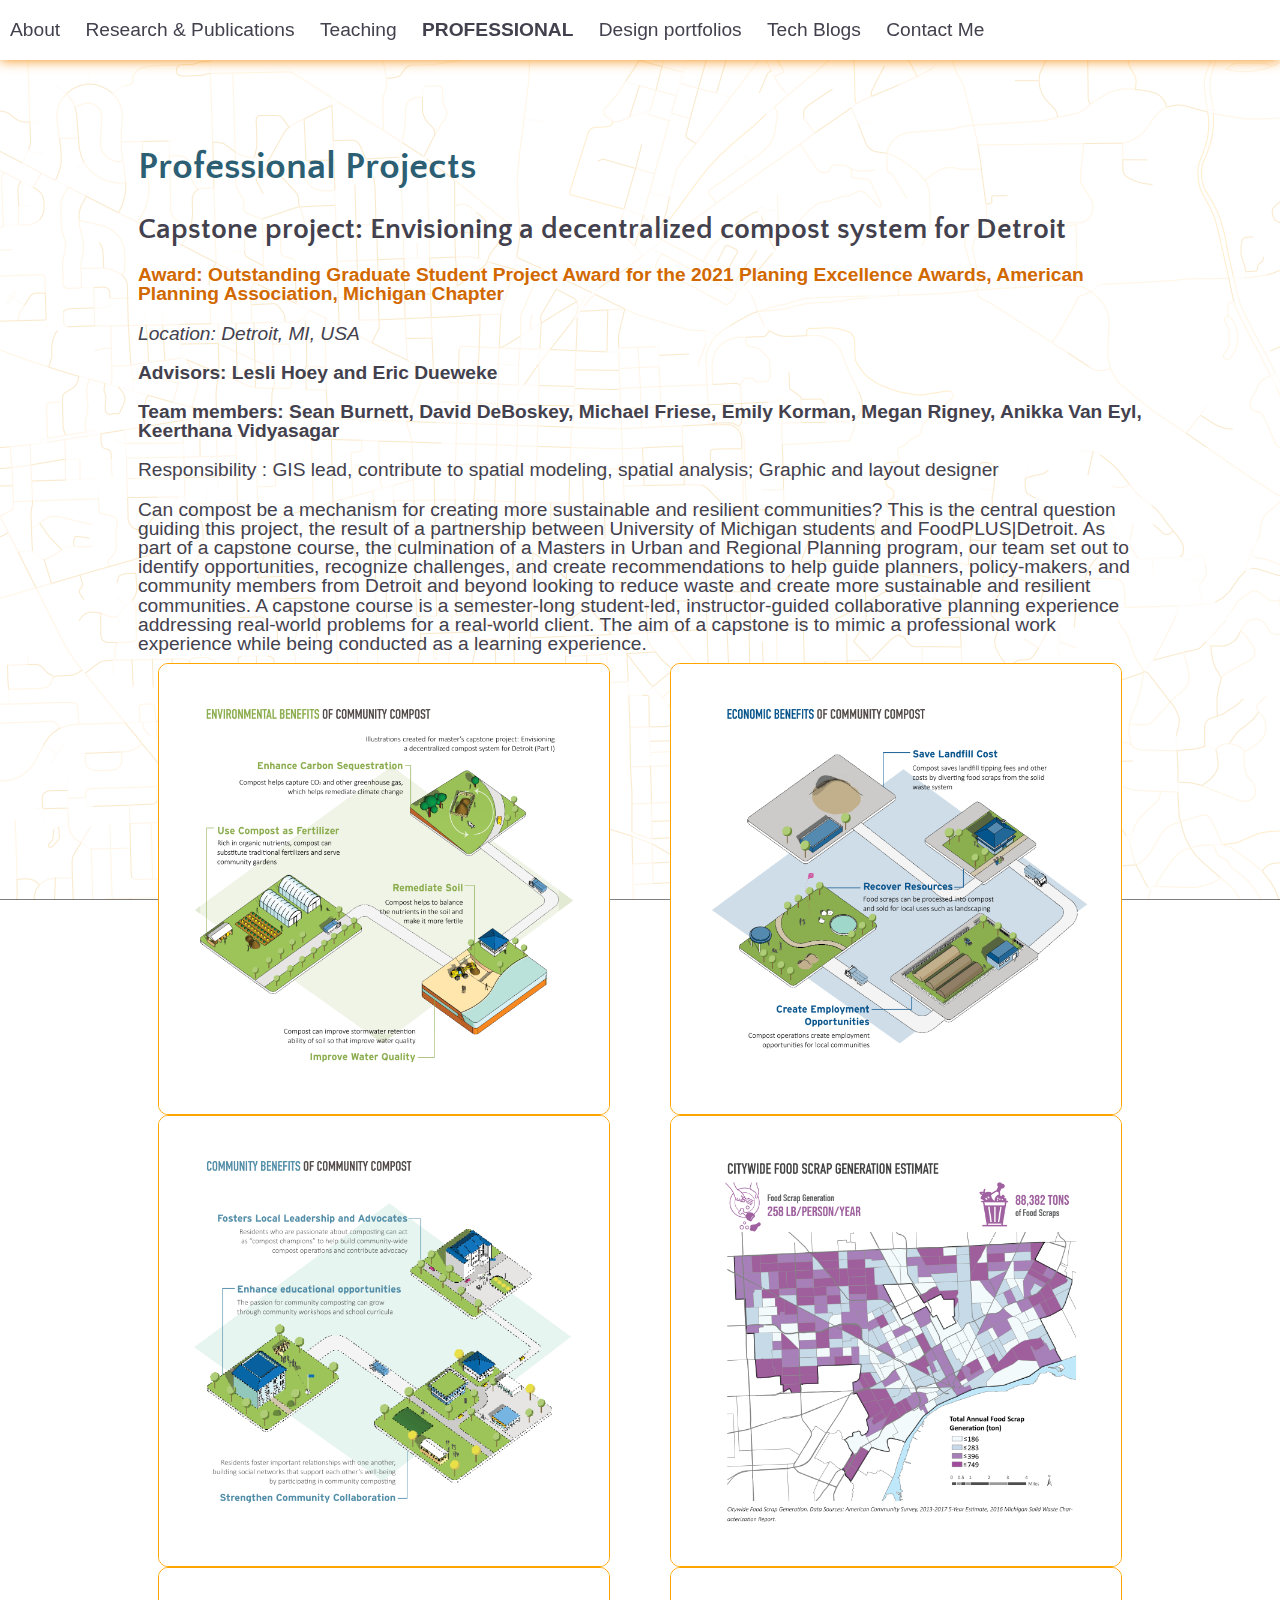
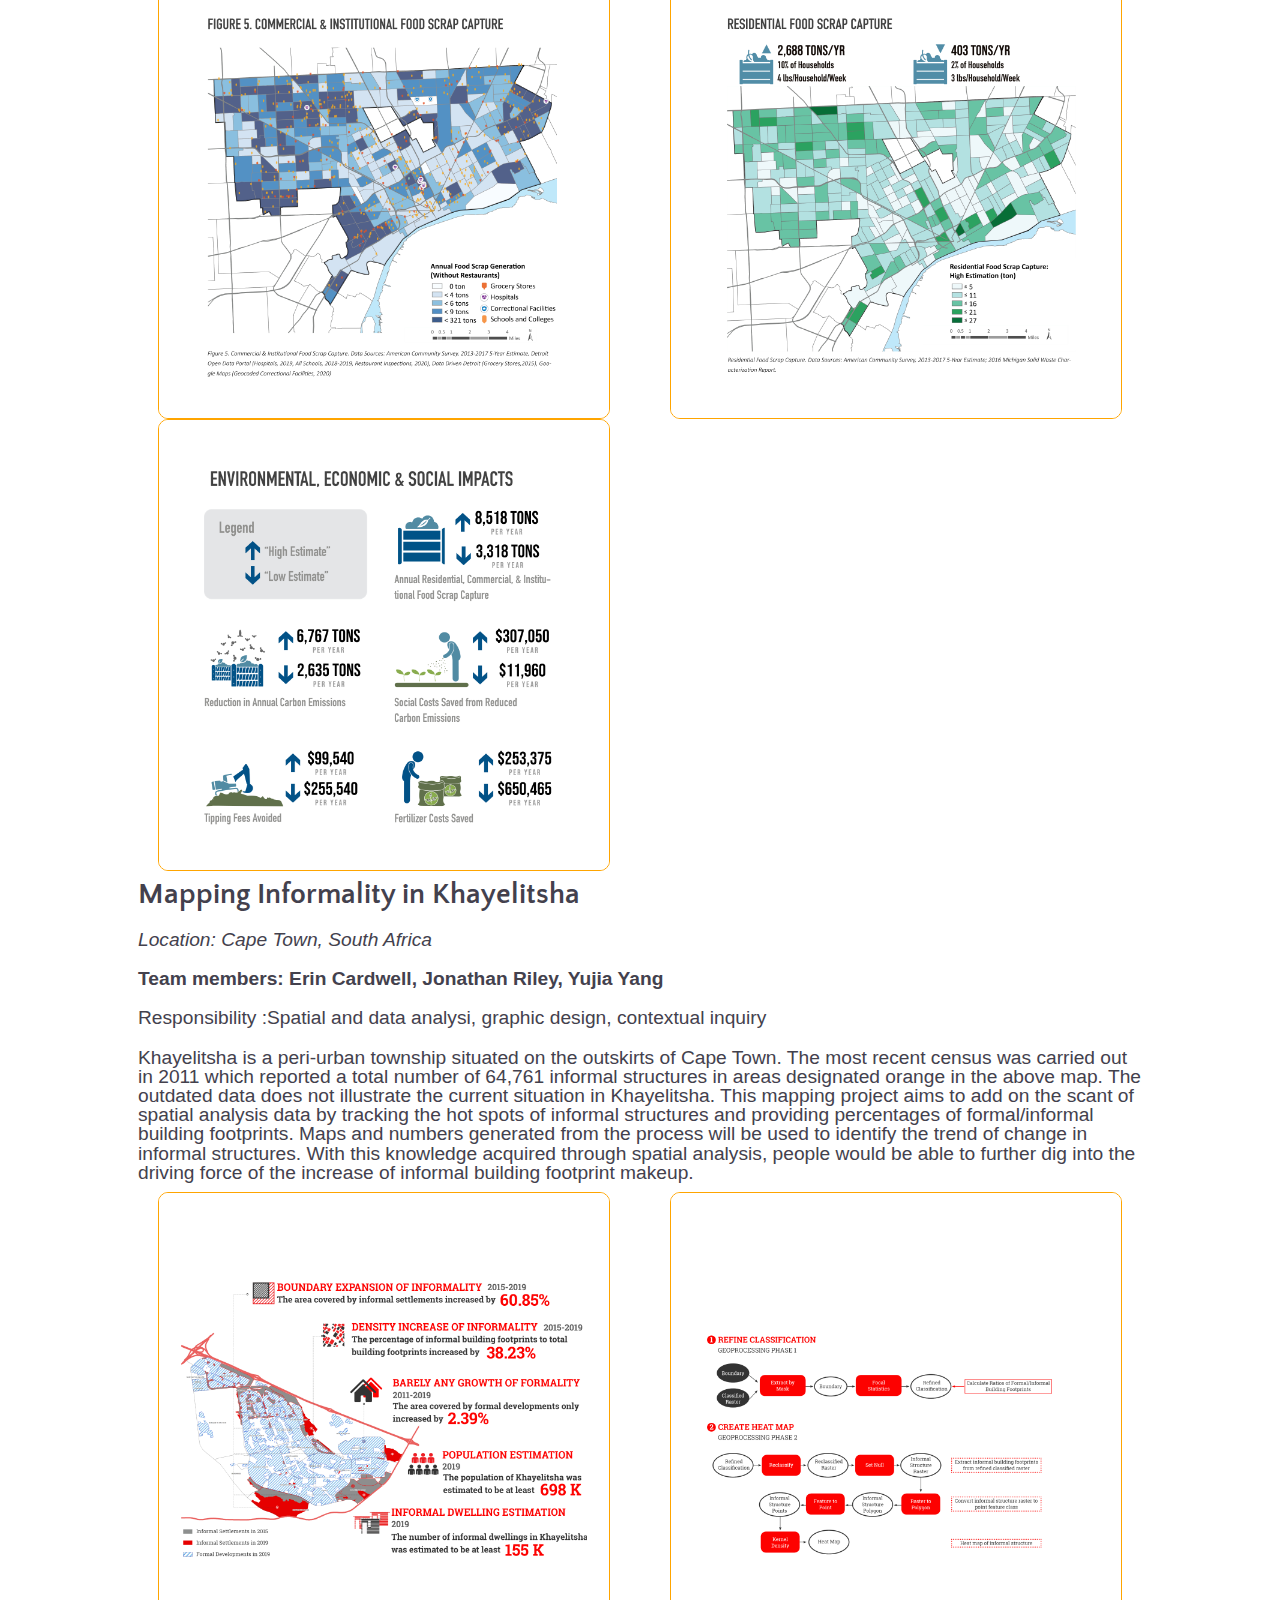
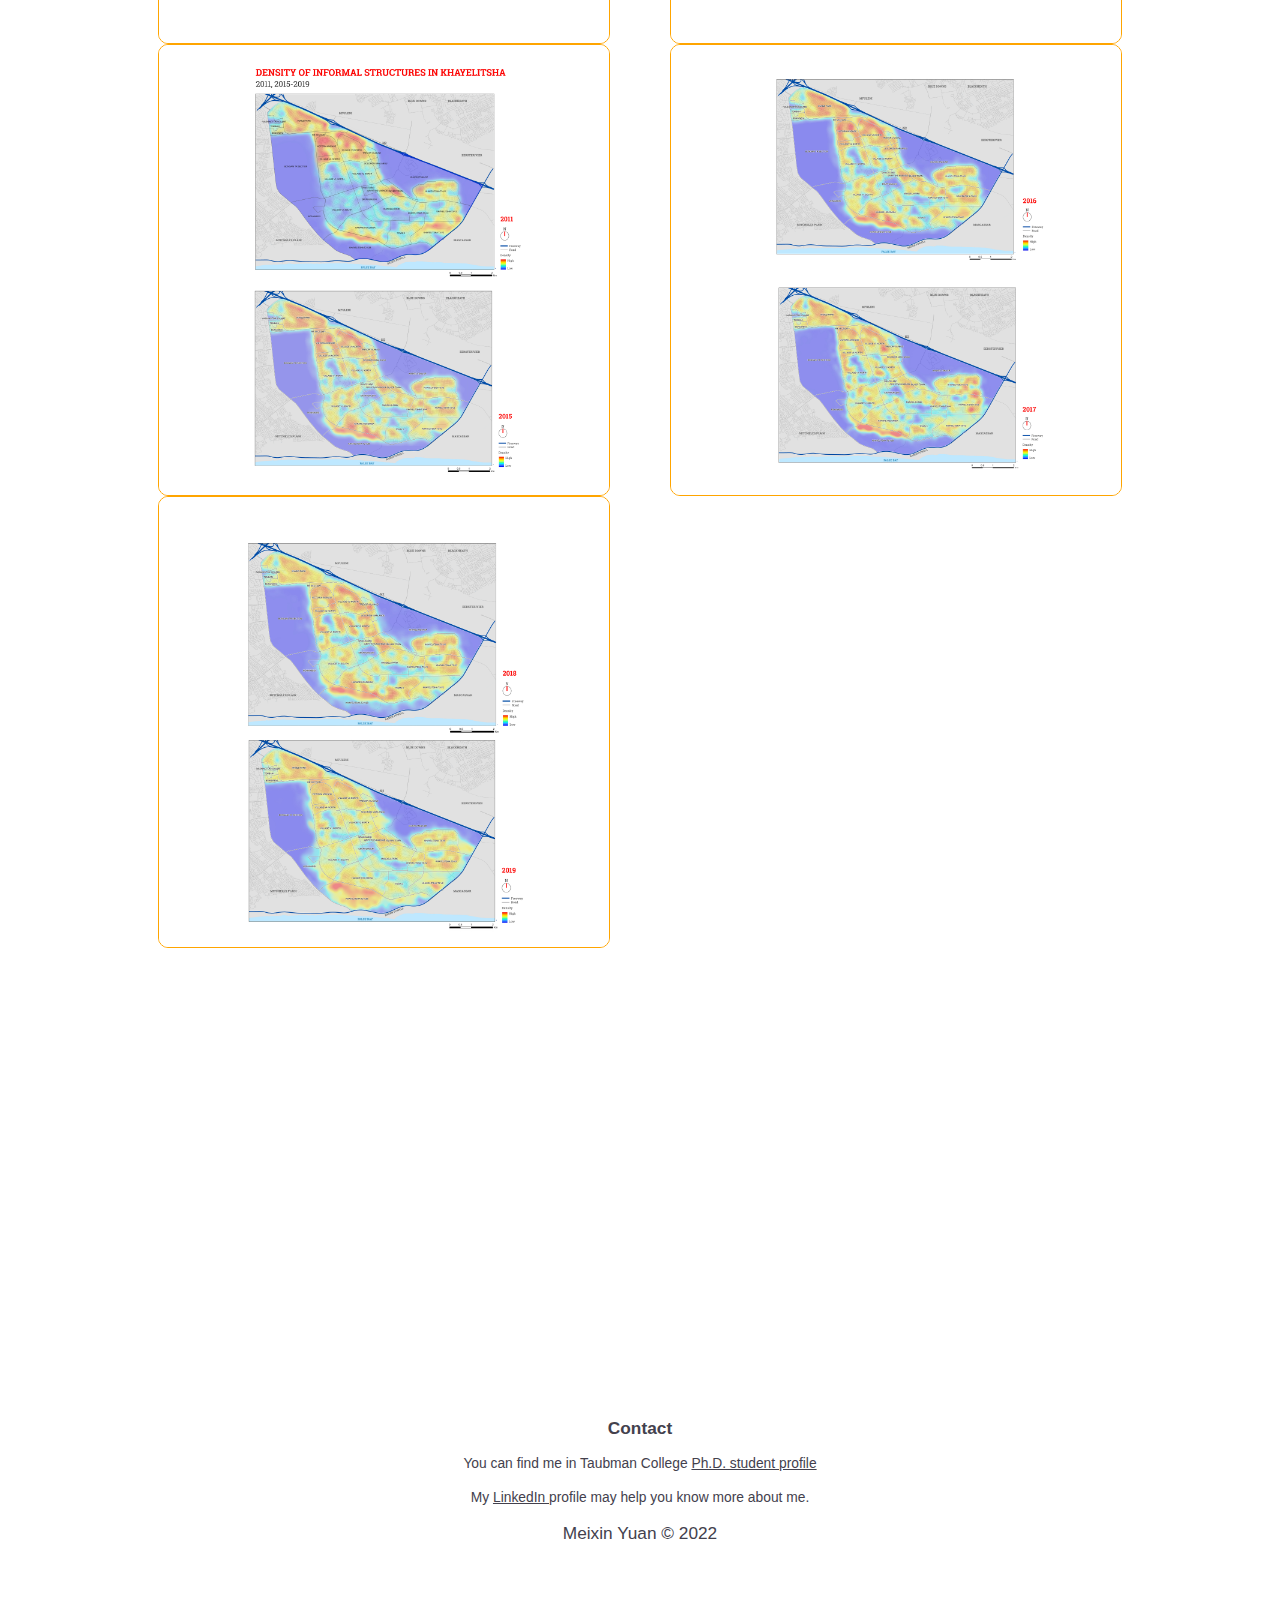
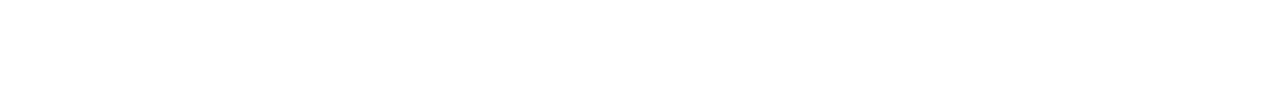
<file: professional.html>
﻿<!DOCTYPE html>
<html lang="en">
<head>
	<meta charset="UTF-8">
	<meta name="viewport" content="width=device-width, initial-scale=1.0">
	<link rel="icon" href="images/favicon.ico">
	<link rel="stylesheet" href="css/html5reset.css">
	<link rel="stylesheet" href="css/style.css">
	<link href="https://fonts.googleapis.com/css2?family=Quattrocento+Sans&display=swap" rel="stylesheet">

	<title>Professional Projects</title>
</head>
<body>
	<a class="skip" href="#skip">Skip to Main Content</a>
	<header>
		<nav>
			<ul>
				<li><a href="index.html" id="navlink">About</a></li>
				<li><a href="research.html"> Research & Publications </a></li>
				<li><a href="teaching.html">Teaching</a></li>
				<li class="active"><a href="professional.html">Professional</a></li>
				<li><a href="portfolios.html">Design portfolios</a></li>
				<li><a href="techblogs.html">Tech Blogs</a></li>
				<li><a href="contact.html">Contact Me</a></li>
			</ul>
		</nav>

		<h1>Professional Projects</h1>
	</header>


	<main id="skip">
		<div class="profproj">
			<h2>
				Capstone project: Envisioning a decentralized compost system for Detroit
			</h2>
			<p id="award">
				Award: Outstanding Graduate Student Project Award for the 2021 Planing Excellence Awards,
				American Planning Association, Michigan Chapter
			</p>
			<p class="location">
				<strong>Location</strong>: Detroit, MI, USA
			</p>
			<p class="team">
				<strong>Advisors</strong>: Lesli  Hoey  and Eric Dueweke
			</p>
			<p class="team">
				<strong>
					Team members:
				</strong>
				Sean Burnett, David DeBoskey, Michael Friese, Emily Korman, Megan Rigney, Anikka Van Eyl, Keerthana Vidyasagar
			</p>
			<p class="responsibility">
				<strong>Responsibility </strong>: GIS lead, contribute to spatial modeling, spatial analysis; Graphic and layout designer
			</p>
			<p>
				Can compost be a mechanism for creating more sustainable and resilient communities?
				This is the central question guiding this project, the result of a partnership between University of Michigan
				students and FoodPLUS|Detroit. As part of a capstone course, the culmination of a Masters in Urban and Regional
				Planning program, our team set out to identify opportunities, recognize challenges, and create recommendations
				to help guide planners, policy-makers, and community members from Detroit and beyond looking to reduce waste
				and create more sustainable and resilient communities.  A capstone course is a semester-long student-led,
				instructor-guided collaborative planning experience addressing real-world problems for a real-world client.
				The aim of a capstone is to mimic a professional work experience while being conducted as a learning experience.
			</p>
			<div class="prof_img">

				<img class="proj_img" src="images/compost01.jpg" alt="This illustrates environmental benefits of community compost. These benefits include: enhance
				  carbon sequstration, use compost as fertilizer, remidiate soil, and improve water quality" width="200">
				<img class="proj_img" src="images/compost02.jpg" alt="This illustrates Economic benefits of community compost. These benefits include: save landfill cost,
				 recover resources, and create job opportunities." width="200">
				<img class="proj_img" src="images/compost03.jpg" alt="This illustrates the community benefits of community compost, which include fostering local leadership
				 and advocacies, enhancing educational opportunities, and strenthening community collaboration" width="200">
				<img class="proj_img" src="images/compost04.jpg" alt="This is a map of Detroit food scrap generation estimation at the census block groups level. In citywide,
				 we estinate 88382 tons of food scrap is generated every year." width="200">
				<img class="proj_img" src="images/compost05.jpg" alt="This is a map of Detroit which presents the commercial and instutional food scrap capture estimation
				 at the census block level. " width="200">
				<img class="proj_img" src="images/compost06.jpg" alt="This is a map of Detroit's residential food scrap capture estimate at the census block level, with the
				 high estimate of 2688 tons of food scrap collection per year and low estimate of 403 tons per year." width="200">
				<img class="proj_img" src="images/compost07.jpg" alt="This image illustrates the environmental, economic & social impacts of compost in Detroit." width="200">

			</div>
		</div>

		<div class="profproj">
			<h2>
				Mapping Informality in Khayelitsha
			</h2>
			<p class="location">
				<strong>Location</strong>: Cape Town, South Africa
			</p>

			<p class="team">
				<strong>Team members:</strong>
				Erin Cardwell, Jonathan Riley, Yujia Yang
			</p>
			<p class="responsibility">
				<strong>Responsibility </strong>:Spatial and data analysi, graphic design, contextual inquiry
			</p>
			<p>
				Khayelitsha is a peri-urban township situated on the outskirts of Cape Town. The most recent census was carried out in 2011 which reported a total number of 64,761‬ informal
				structures in areas designated orange in the above map. The outdated data does not illustrate the current situation in Khayelitsha. This mapping project aims to add on the
				scant of spatial analysis data by tracking the hot spots of informal structures and providing percentages of formal/informal building footprints. Maps and numbers generated
				from the process will be used to identify the trend of change in informal structures.
				With this knowledge acquired through spatial analysis, people would be able to further dig into the driving force of the increase of informal building footprint makeup.
			</p>

			<div class="prof_img">

				<img class="proj_img" src="images/informal01.jpg" alt="This image present the key findings of this project. Between 2015-19, the area of informal settlements in
				 Khayelitsha increased by 60.85%." width="200">
				<img class="proj_img" src="images/informal02.jpg" alt="This image explains the analysis methods which include refine classification and create heat map." width="200">
				<img class="proj_img" src="images/informal03.jpg" alt="This image shows the heatmap of informal structures in Khayelitsha in 2011 and 2015" width="200">
				<img class="proj_img" src="images/informal04.jpg" alt="This image shows the heatmap of informal structures in Khayelitsha in 2016 and 2017" width="200">
				<img class="proj_img" src="images/informal05.jpg" alt="This image shows the heatmap of informal structures in Khayelitsha in 2018 and 2019" width="200">
			</div>
		</div>

	</main>

	<footer>
		<div class="contact">
			<p class="head"> Contact </p>
			<p class="content">
				You can find me in
				Taubman College <a href="https://taubmancollege.umich.edu/phd-students/meixin-yuan">
					Ph.D. student profile
				</a>
			</p>
			<p class="content">
				My <a href="https://www.linkedin.com/in/meixin-mei-yuan/">LinkedIn </a> profile may help you know more about me.
			</p>
		</div>
		<p>Meixin Yuan &copy; 2022</p>
	</footer>
</body>

</html>
</file>
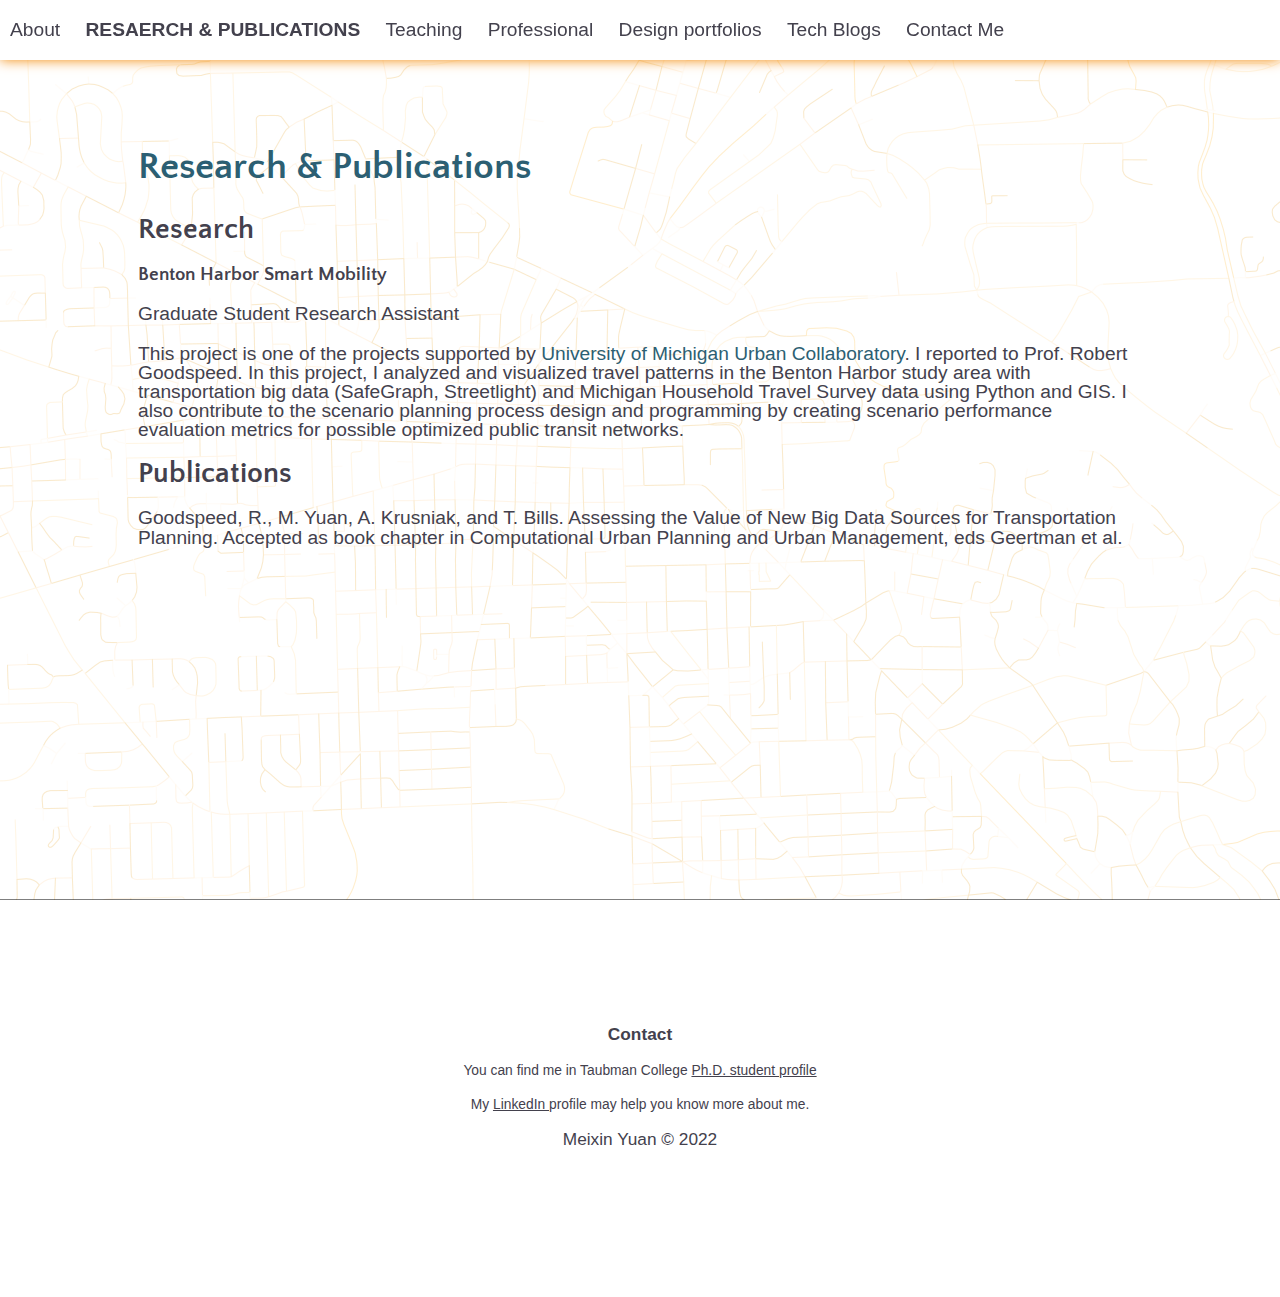
<file: research.html>
﻿<!DOCTYPE html>
<html lang="en">
<head>
	<meta charset="UTF-8">
	<meta name="viewport" content="width=device-width, initial-scale=1.0">
	<link rel="icon" href="images/favicon.ico">
	<link rel="stylesheet" href="css/html5reset.css">
	<link rel="stylesheet" href="css/style.css">
	<link href="https://fonts.googleapis.com/css2?family=Quattrocento+Sans&display=swap" rel="stylesheet">

	<title>Research</title>
</head>
<body id="rch_bg">
	<a class="skip" href="#skip">Skip to Main Content</a>
	<header>
		<nav>
			<ul>
				<li><a href="index.html" id="navlink">About</a></li>
				<li class="active"><a href="research.html"> Resaerch & Publications </a></li>
				<li><a href="teaching.html">Teaching</a></li>
				<li><a href="professional.html">Professional</a></li>
				<li><a href="portfolios.html">Design portfolios</a></li>
				<li><a href="techblogs.html">Tech Blogs</a></li>
				<li><a href="contact.html">Contact Me</a></li>
			</ul>
		</nav>


		<h1>Research & Publications</h1>
	</header>

	<main id="skip">
		<div class="research_proj">
			<h2> Research</h2>
			<h3> Benton Harbor Smart Mobility</h3>
			<p id="position"> Graduate Student Research Assistant </p>

			<p id="desc">
				This project is one of the projects supported by <a href="https://www.urbanlab.umich.edu/">University of Michigan Urban Collaboratory</a>.
				I reported to Prof. Robert Goodspeed. In this project, I analyzed and visualized travel patterns in the Benton Harbor study area with transportation big data (SafeGraph, Streetlight) and Michigan Household Travel Survey data using Python and GIS.
				I also contribute to the scenario planning process design and programming by creating scenario performance evaluation metrics for possible optimized public transit networks.
			</p>

		</div>

		<h2>Publications</h2>
		<div class="papers">
			<p>
				Goodspeed, R., M. Yuan, A. Krusniak, and T. Bills. Assessing the Value of New Big Data Sources
				for Transportation Planning. Accepted as book chapter in Computational Urban Planning and Urban
				Management, eds Geertman et al.
			</p>
		</div>
	</main>

	<footer>
		<div class="contact">
			<p class="head"> Contact </p>
			<p class="content">
				You can find me in
				Taubman College <a href="https://taubmancollege.umich.edu/phd-students/meixin-yuan">
					Ph.D. student profile
				</a>
			</p>
			<p class="content">
				My <a href="https://www.linkedin.com/in/meixin-mei-yuan/">LinkedIn </a> profile may help you know more about me.
			</p>
		</div>
		<p>Meixin Yuan &copy; 2022</p>
	</footer>
</body>

</html>
</file>
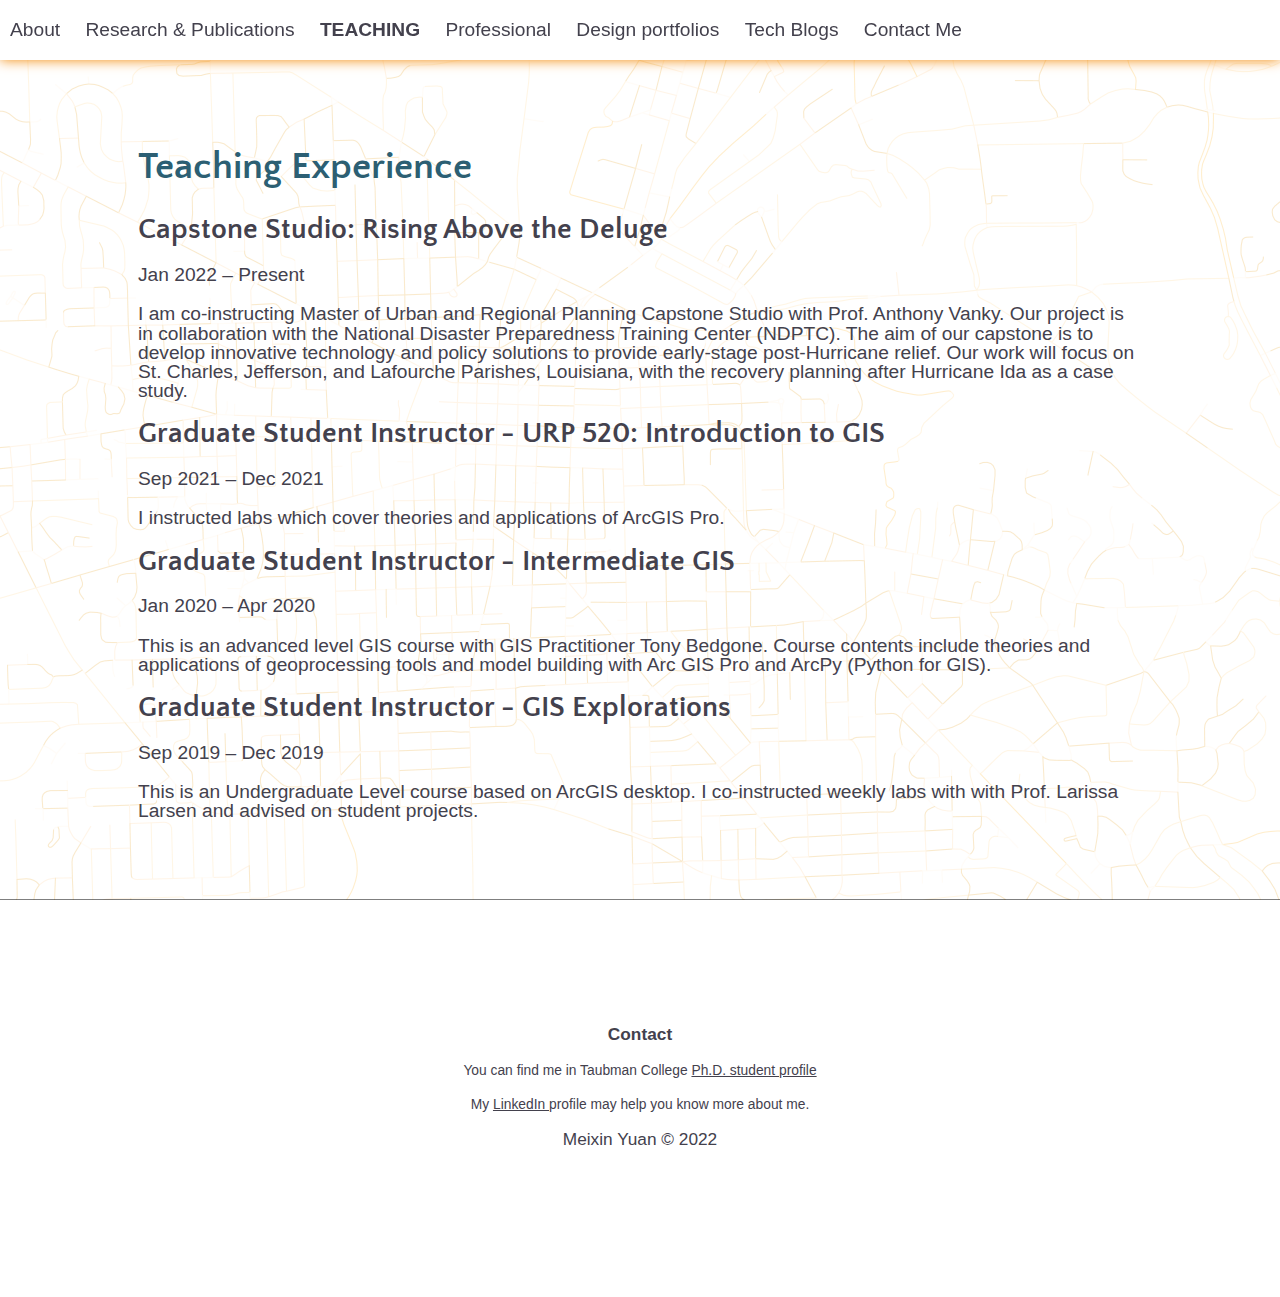
<file: teaching.html>
﻿<!DOCTYPE html>
<html lang="en">
<head>
	<meta charset="UTF-8">
	<meta name="viewport" content="width=device-width, initial-scale=1.0">
	<link rel="icon" href="images/favicon.ico">
	<link rel="stylesheet" href="css/html5reset.css">
	<link rel="stylesheet" href="css/style.css">
	<link href="https://fonts.googleapis.com/css2?family=Quattrocento+Sans&display=swap" rel="stylesheet">
	<title>Teaching</title>
</head>
<body id="tch_bg">
	<a class="skip" href="#skip">Skip to Main Content</a>
	<header>
		<nav>
			<ul>
				<li><a href="index.html" id="navlink">About</a></li>
				<li><a href="research.html"> Research & Publications </a></li>
				<li class="active"><a href="teaching.html">Teaching</a></li>
				<li><a href="professional.html">Professional</a></li>
				<li><a href="portfolios.html">Design portfolios</a></li>
				<li><a href="techblogs.html">Tech Blogs</a></li>
				<li><a href="contact.html">Contact Me</a></li>
			</ul>
		</nav>

		<h1>Teaching Experience</h1>
	</header>
	<main id="skip">
		<div class="teaching">
			<h2> Capstone Studio: Rising Above the Deluge</h2>
			<p>
				Jan 2022 – Present
			</p>
			<p>
				I am co-instructing Master of Urban and Regional Planning Capstone Studio with Prof. Anthony Vanky.
				Our project is in collaboration with the National Disaster Preparedness Training Center (NDPTC).
				The aim of our capstone is to develop innovative technology and policy solutions to provide early-stage post-Hurricane relief.
				Our work will focus on St. Charles, Jefferson, and Lafourche Parishes, Louisiana, with the recovery planning after Hurricane Ida as a case study.
			</p>
		</div>
		<div class="teaching">
			<h2> Graduate Student Instructor - URP 520: Introduction to GIS</h2>
			<p>
				Sep 2021 – Dec 2021 <span></span>
			</p>
			<p>
				I instructed labs which cover theories and applications of ArcGIS Pro.
			</p>
		</div>
		<div class="teaching">
			<h2>
				Graduate Student Instructor - Intermediate GIS
			</h2>
			<p>
				Jan 2020 – Apr 2020
			</p>
			<p>
				This is an advanced level GIS course with GIS Practitioner Tony Bedgone. Course contents include theories and applications of geoprocessing tools and model building with Arc GIS Pro and ArcPy (Python for GIS).
			</p>
		</div>
		<div class="teaching">
			<h2> Graduate Student Instructor - GIS Explorations </h2>
			<p>
				Sep 2019 – Dec 2019 <span></span>
			</p>
			<p>
				This is an Undergraduate Level course based on ArcGIS desktop. I co-instructed weekly labs with with Prof. Larissa Larsen and advised on student projects.
			</p>
		</div>

	</main>

	<footer>
		<div class="contact">
			<p class="head"> Contact </p>
			<p class="content">
				You can find me in
				Taubman College <a href="https://taubmancollege.umich.edu/phd-students/meixin-yuan">
					Ph.D. student profile
				</a>
			</p>
			<p class="content">
				My <a href="https://www.linkedin.com/in/meixin-mei-yuan/">LinkedIn </a> profile may help you know more about me.
			</p>
		</div>
		<p>Meixin Yuan &copy; 2022</p>
	</footer>
</body>

</html>
</file>
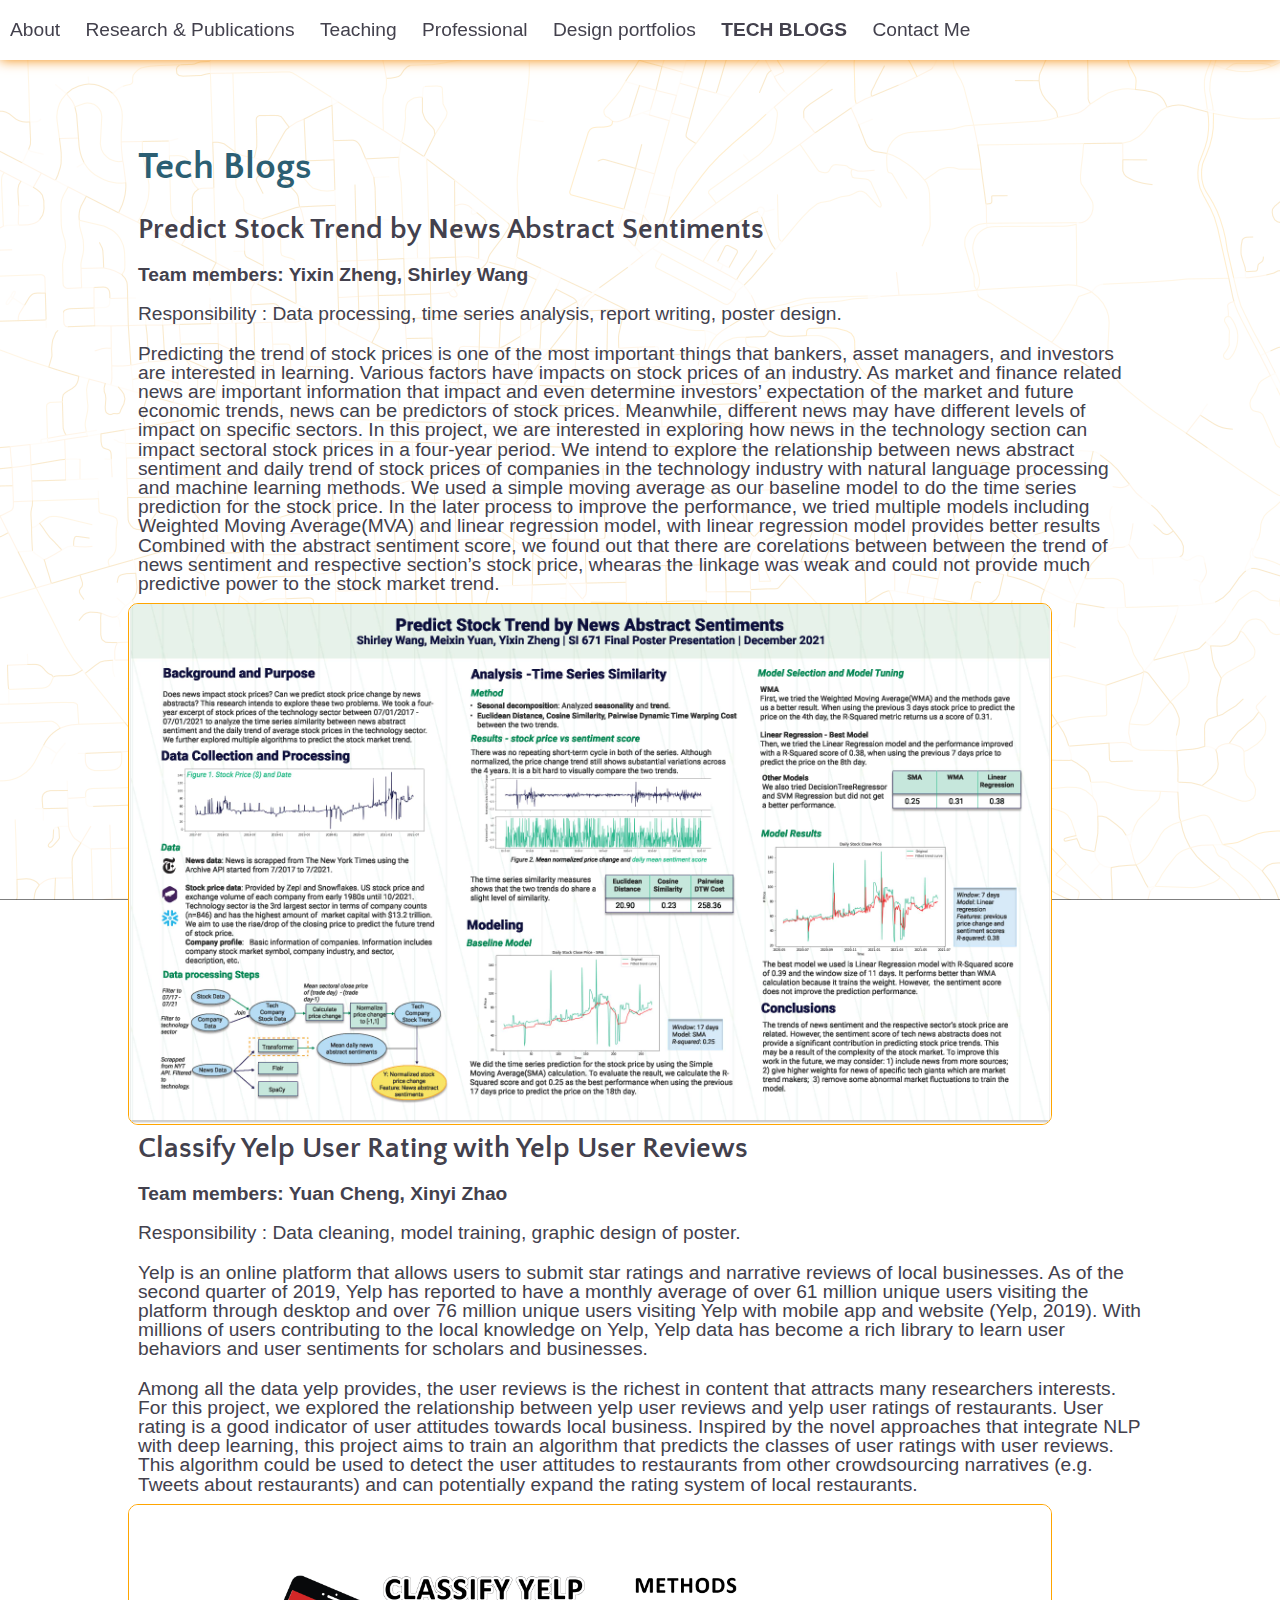
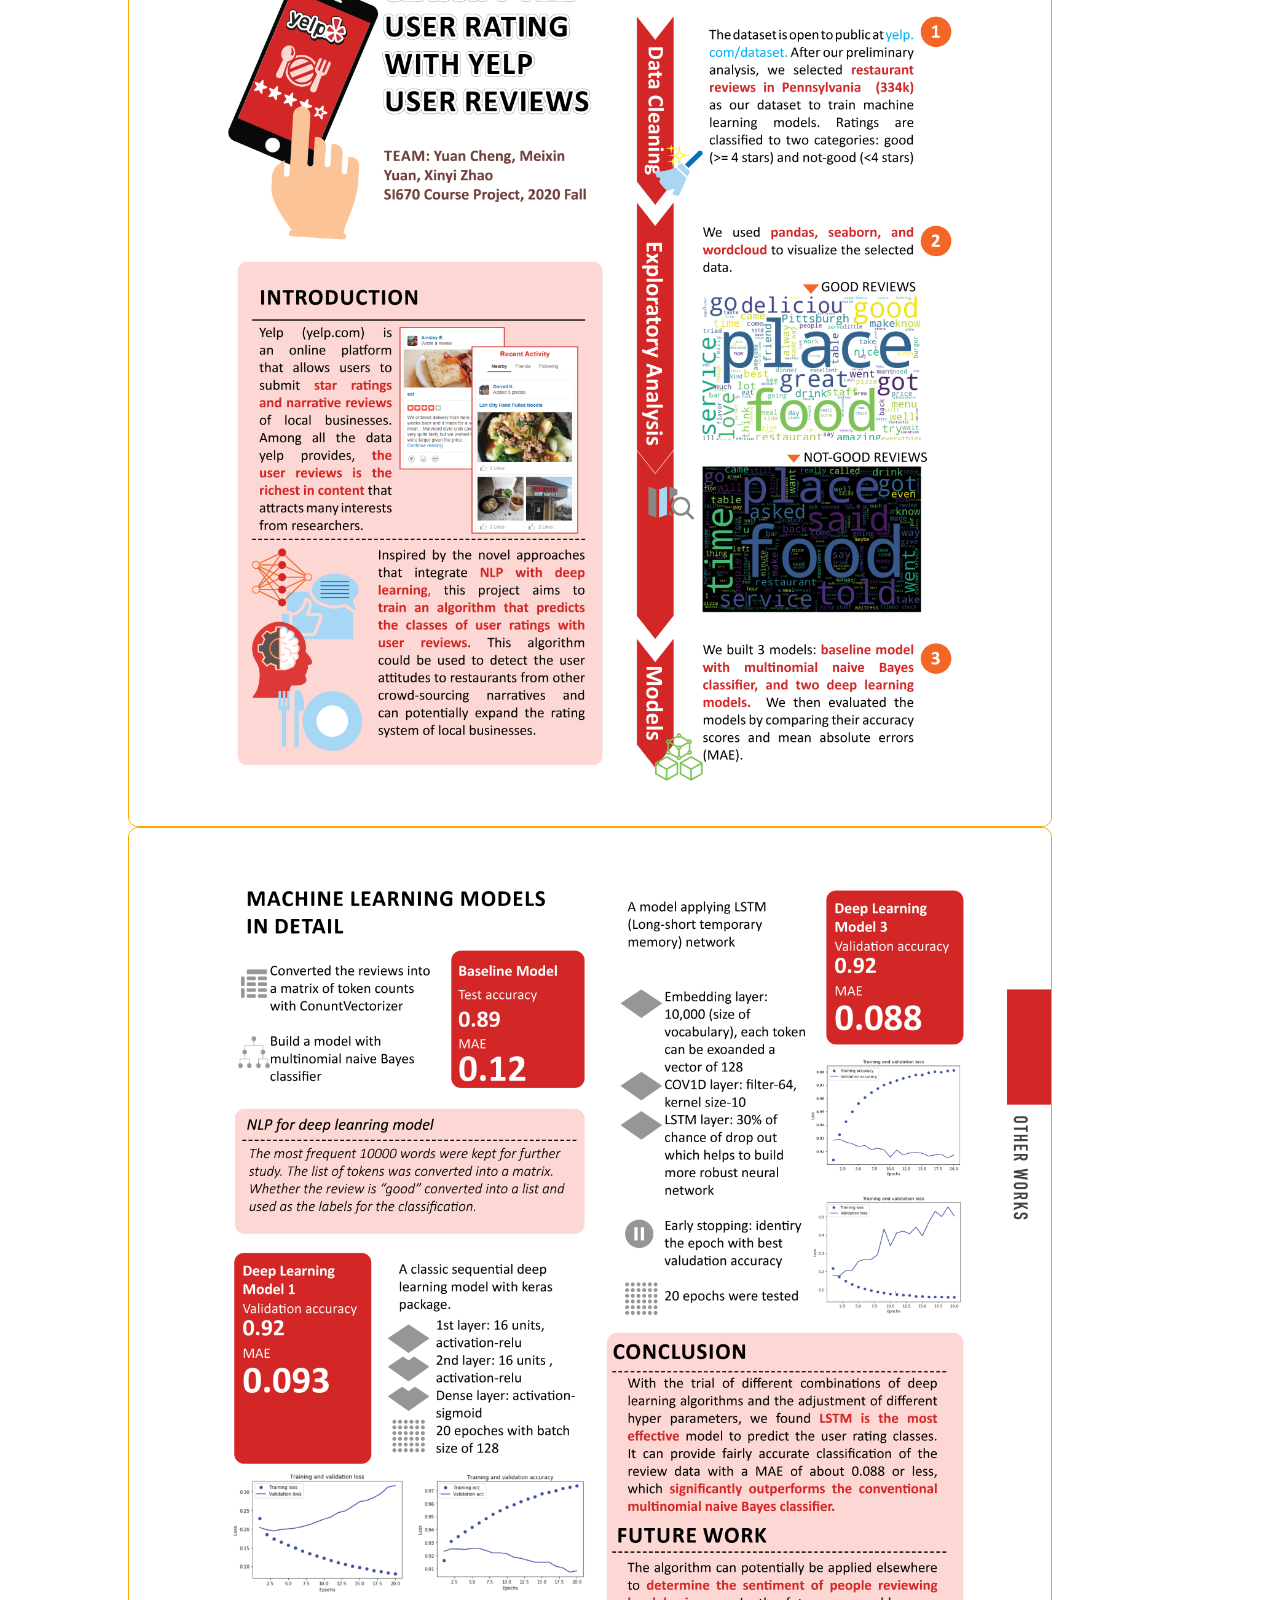
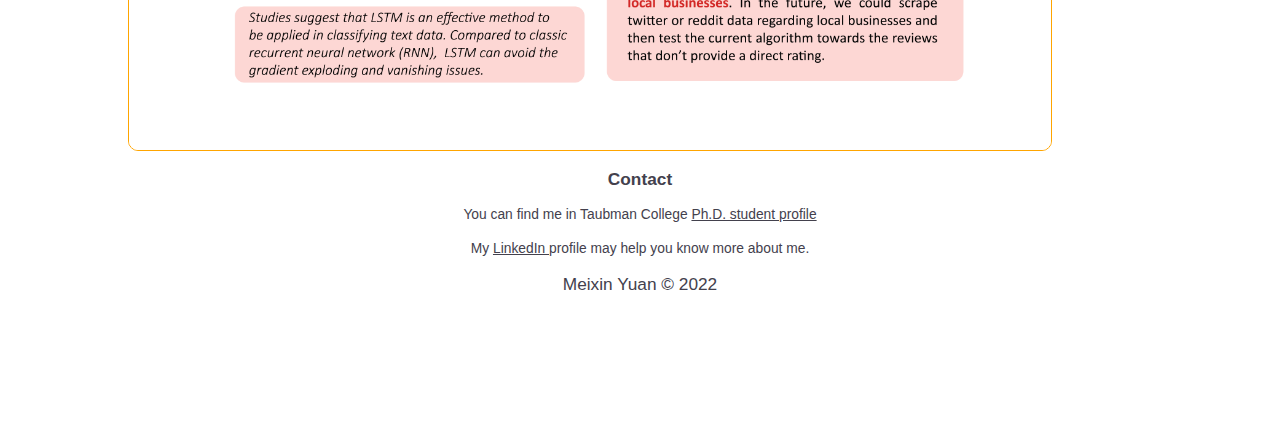
<file: techblogs.html>
﻿<!DOCTYPE html>
<html lang="en">
<head>
	<meta charset="UTF-8">
	<meta name="viewport" content="width=device-width, initial-scale=1.0">
	<link rel="icon" href="images/favicon.ico">
	<link rel="stylesheet" href="css/html5reset.css">
	<link rel="stylesheet" href="css/style.css">
	<link href="https://fonts.googleapis.com/css2?family=Quattrocento+Sans&display=swap" rel="stylesheet">
	<title>Research</title>
</head>
<body>
	<a class="skip" href="#skip">Skip to Main Content</a>
	<header>
		<nav>
			<ul>
				<li><a href="index.html" id="navlink">About</a></li>
				<li><a href="research.html"> Research & Publications </a></li>
				<li><a href="teaching.html">Teaching</a></li>
				<li><a href="professional.html">Professional</a></li>
				<li><a href="portfolios.html">Design portfolios</a></li>
				<li class="active"><a href="techblogs.html">Tech Blogs</a></li>
				<li><a href="contact.html">Contact Me</a></li>
			</ul>
		</nav>


		<h1>Tech Blogs</h1>
	</header>

	<main id="skip">
		<div class='tech'>
			<h2>
				Predict Stock Trend by News Abstract Sentiments
			</h2>

			<p class="team">
				<strong>Team members:</strong>
				Yixin Zheng, Shirley Wang
			</p>

			<p class="responsibility">
				<strong>Responsibility </strong>: Data processing, time series analysis, report writing, poster design.
			</p>
			<p id="description">
				Predicting the trend of stock prices is one of the most important things that
				bankers, asset managers, and investors are interested in learning. Various factors
				have impacts on stock prices of an industry. As market and finance related news
				are important information that impact and even determine investors’ expectation
				of the market and future economic trends, news can be predictors of stock prices.
				Meanwhile, different news may have different levels of impact on specific
				sectors. In this project, we are interested in exploring how news in the technology
				section can impact sectoral stock prices in a four-year period. We intend to
				explore the relationship between news abstract sentiment and daily trend of stock
				prices of companies in the technology industry with natural language processing
				and machine learning methods. We used a simple moving average as our baseline
				model to do the time series prediction for the stock price. In the later process to
				improve the performance, we tried multiple models including Weighted Moving
				Average(MVA) and linear regression model, with linear regression model provides better results
				Combined with the abstract sentiment score, we found out that there are corelations between
				between the trend of news sentiment and respective section’s stock price, whearas the linkage was weak
				and could not provide much predictive power to the stock market trend.
			</p>
			<div class="blog_img_ct">
				<img class="blog_img" src="images/SI671_Final_Poster.jpg" alt="Classify Yelp User Rating with Yelp User Reviews Poster 1" width="200">
			</div>
		</div>
		<div class='tech'>
			<h2>
				Classify Yelp User Rating with Yelp User Reviews
			</h2>

			<p class="team">
				<strong>Team members:</strong>
				Yuan Cheng, Xinyi Zhao

			</p>
			<p class="responsibility">
				<strong>Responsibility </strong>: Data cleaning, model training, graphic design of poster.
			</p>

			<p>
				Yelp is an online platform that allows users to submit star ratings and narrative reviews of local businesses. As of the second quarter of 2019, Yelp has reported to
				have a monthly average of over 61 million unique users visiting the platform through desktop and over 76 million unique users visiting Yelp with mobile app and website (Yelp, 2019).
				With millions of users contributing to the local knowledge on Yelp, Yelp data has become a rich library to learn user behaviors and user sentiments for scholars and businesses.
			</p>

			<p>
				Among all the data yelp provides, the user reviews is the richest in content that attracts many researchers interests. For this project, we explored the relationship between
				yelp user reviews and yelp user ratings of restaurants.
				User rating is a good indicator of user attitudes towards local business. Inspired by the novel approaches that integrate NLP with deep learning,
				this project aims to train an algorithm that predicts the classes of user ratings with user reviews.
				This algorithm could be used to detect the user attitudes to restaurants from  other crowdsourcing narratives (e.g. Tweets about restaurants) and
				can potentially expand the rating system of local restaurants.

			</p>

			<div class="blog_img_ct">
				<img class="blog_img" src="images/yelp1.jpg" alt="Classify Yelp User Rating with Yelp User Reviews Poster 1" width="200">
				<img class="blog_img" src="images/yelp2.jpg" alt="Classify Yelp User Rating with Yelp User Reviews Poster 2" width="200">
			</div>
		</div>
	</main>

	<footer>
		<div class="contact">
			<p class="head"> Contact </p>
			<p class="content">
				You can find me in
				Taubman College <a href="https://taubmancollege.umich.edu/phd-students/meixin-yuan">
					Ph.D. student profile
				</a>
			</p>
			<p class="content">
				My <a href="https://www.linkedin.com/in/meixin-mei-yuan/">LinkedIn </a> profile may help you know more about me.
			</p>
		</div>
		<p>Meixin Yuan &copy; 2022</p>
	</footer>
</body>

</html>
</file>
<file: css/style.css>
/*Add padding and margin to space out the page.
	Add background images
Make the font larger too.*/
body {
	margin: 5%;
	padding: 5%;
	font-size: 120%;
	color: #43414D;
	font-family: Calibri, Helvetica, sans-serif;
	background: white url(../images/bg_road.png) no-repeat center center fixed;
	-webkit-background-size: cover;
	-moz-background-size: cover;
	-o-background-size: cover;
	background-size: cover;
}

#homepage {
	background: white url(../images/bg_city.png) no-repeat center center fixed;
	-webkit-background-size: cover;
	-moz-background-size: cover;
	-o-background-size: cover;
	background-size: cover;
}


#home_grid {
	display: grid;
	grid-template-columns: 1fr 2fr;
	grid-template-rows: 1fr 5fr;
}

#about {
	grid-column: 2;
}

#small_h1 {
	color: #D16800;
	font-family: 'Quattrocento Sans', Helvetica, sans-serif;
	font-weight: normal;
	font-size: 1.5em;
}


/*Make the h1 heading bigger with a bold font*/
main {
	vertical-align: top;
	min-height: 800px;
}
h1, h2, h3 {
	font-family: 'Quattrocento Sans', Helvetica, sans-serif;
}
h1 {
	color: #2C5F73;
	font-size: 2em;
	font-weight: bold;
	display: block;
	vertical-align: top;
}


.active {
	text-transform: uppercase;
	text-align: left;
	font-weight: bold;
}

a{
	text-decoration: none;
}

/*Style the images*/
img {
	width: 450px;
	height: auto;
	padding: 0;
	margin: auto;
	vertical-align: top;
	border: orange solid 1px;
	border-radius: 10px;
}

	img:hover {
		filter: drop-shadow(0 0 0.75rem #2C5F73);
	}

#profile {
	width: 80%;
	filter: drop-shadow(3px 3px 0 #F28907) drop-shadow(-3px -3px 0 #F28907);
	align-self: start;
	justify-self:start;
	border:0;
}
	#profile:hover {
		filter: drop-shadow(0 0 0.75rem #2C5F73);
		border: 0;
	}

.prof_img {
	display: grid;
	grid-template-rows: repeat(4, 1fr);
	grid-template-columns: repeat(2, 1fr);
}

img.proj_img:hover{
	width:600px;
}
	.gallery {
		display: flex;
		flex-direction: row;
		flex-wrap: wrap;
		gap: 20px;
	}

img.blog_img {
	width: 90%;
	margin: auto;
}
img.blog_img:hover{
	width: 100%;
	margin: auto;
}

.carousel-control-prev,
.carousel-control-next {

	outline: $color-white;
	background-size: 100%, 100%;
	border-radius: 50%;
	border: 1px solid $color-white;
	background-color: $color-white;
}

.carousel-control-prev-icon {
	background-image: url("data:image/svg+xml;charset=utf8,%3Csvg xmlns='http://www.w3.org/2000/svg' fill='orange' viewBox='0 0 8 8'%3E%3Cpath d='M5.25 0l-4 4 4 4 1.5-1.5-2.5-2.5 2.5-2.5-1.5-1.5z'/%3E%3C/svg%3E");
	width: 30px;
	height: 48px;
}

.carousel-control-next-icon {
	background-image: url("data:image/svg+xml;charset=utf8,%3Csvg xmlns='http://www.w3.org/2000/svg' fill='orange' viewBox='0 0 8 8'%3E%3Cpath d='M2.75 0l-1.5 1.5 2.5 2.5-2.5 2.5 1.5 1.5 4-4-4-4z'/%3E%3C/svg%3E");
	width: 30px;
	height: 48px;
}

.carousel-inner {
	height: auto;
	width: 80%;
	margin: auto;
}


	.carousel .carousel-indicators .active {
		background-color: coral;
	}


/*Style texts*/

h2 {
	font-size: 1.5em;
	font-weight: bold;
}

h3 {
	font-size: 1em;
	font-weight: bold;
}
/* spacing for paragraphs, headings*/
p, h1, h2, h3{
	padding: 10px;
}

header, main, h1, footer {
    margin: 10px 0;
}

.location {
	font-style: italic;
}

.team {
	font-weight: bold;
}
/*Style navigatio bar*/

nav {
	background-color: white;
	position: fixed;
	top: 0;
	left: 0;
	right: 0;
	height: 60px;
	display: flex;
	align-items: center;
	box-shadow: 0 0 0.75rem #F28907;
	z-index: 10;
}

/*Change the styling for all of the list 
items in the nav section*/
	nav li {
		margin: 10px;
		padding:0;
		display: inline;
		width: 10%;
		font-family: Calibri, Helvetica, sans-serif;
	}
		nav li a {
			color: #43414D;
		}

			nav li a:hover {
				color: #2C5F73;
				font-weight: bold;
				background-color: white;
				font-size:1.2em;
			}
div a {
	color: #2C5F73;
}


a:hover {
	background-color: hsla(38, 100%, 50%, 0.3);
}

a.skip {
	background: white;
	left: 0;
	padding: 6px;
	position: absolute;
	top: -40px;
	-webkit-transition: top 1s ease-out;
	transition: top 1s ease-out;
	z-index: 1;
}

	a.skip:focus {
		top: 20px;
		color: black;
		text-decoration-style: solid;
	}
  


#award {
	font-weight: bold;
	color: #D16800;
}

footer {
	text-align: center;
	font-size: 90%;
}
	footer a {
		color: #43414D !important;
		text-decoration: underline;
	}

.contact .head{
	font-weight:bold;
}
.contact .content {
	font-size: 80%;
}

/** Code for motion **/
@keyframes profile_animate {

	0% {
		opacity: 0;
	}
	100% {
		opacity: 1;
	}
}

#profile, #name {
	animation: profile_animate 3s;
}

/** Code for prefers reduced motion **/

@media screen and (prefers-reduced-motion: reduce) {
	/*Turn off logo motion*/
	#profile, #name {
		animation: none;
	}
}

@media screen and (max-width:768px) {
}


	@media screen and (max-width:480px) {

		header {
			display: flex;
			flex-direction: row;
			justify-content: space-between;
			align-items: center;
			top: 0;
			position: sticky;
			z-index: 1;
		}


		main header {
			position: static;
			z-index: 0;
		}

		.nav_links {
			display: flex;
			flex-direction: row;
			justify-content: center;
		}

		img {
			width: 300px;
		}
	}
</file>
